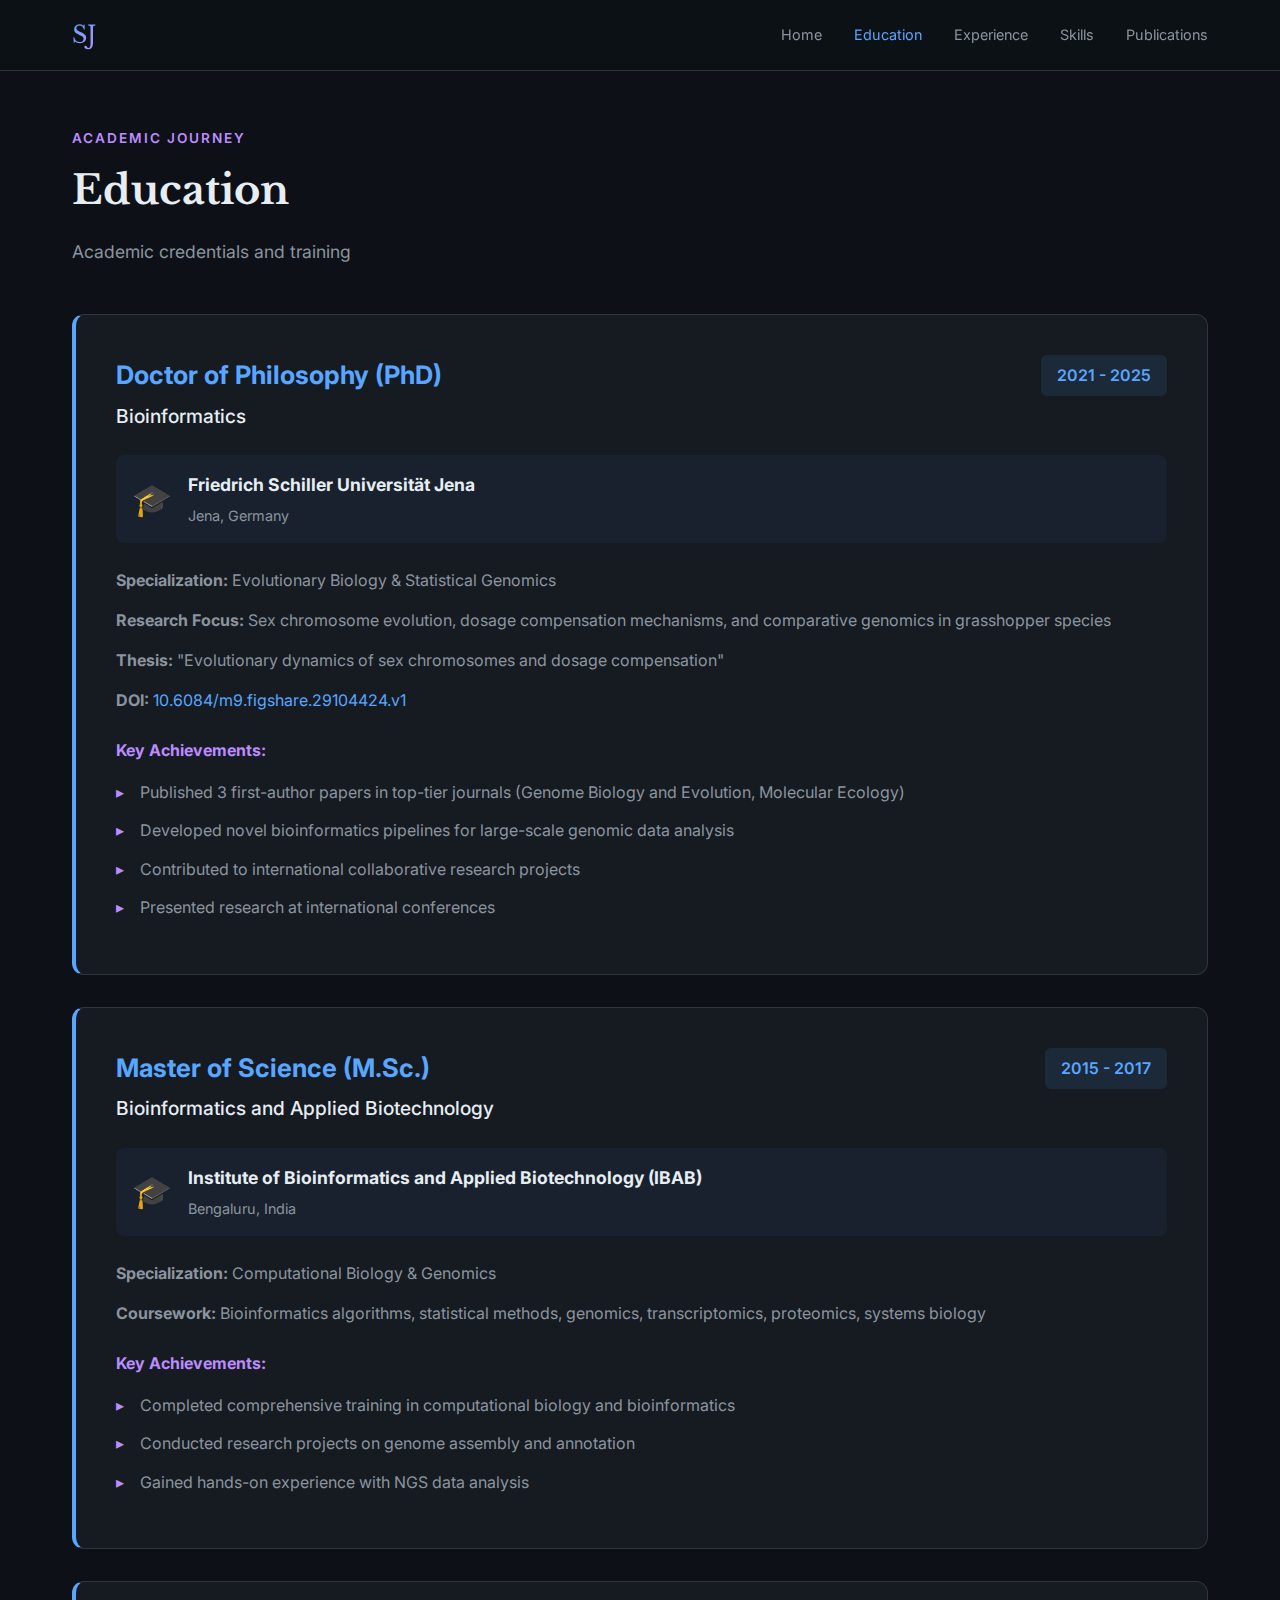
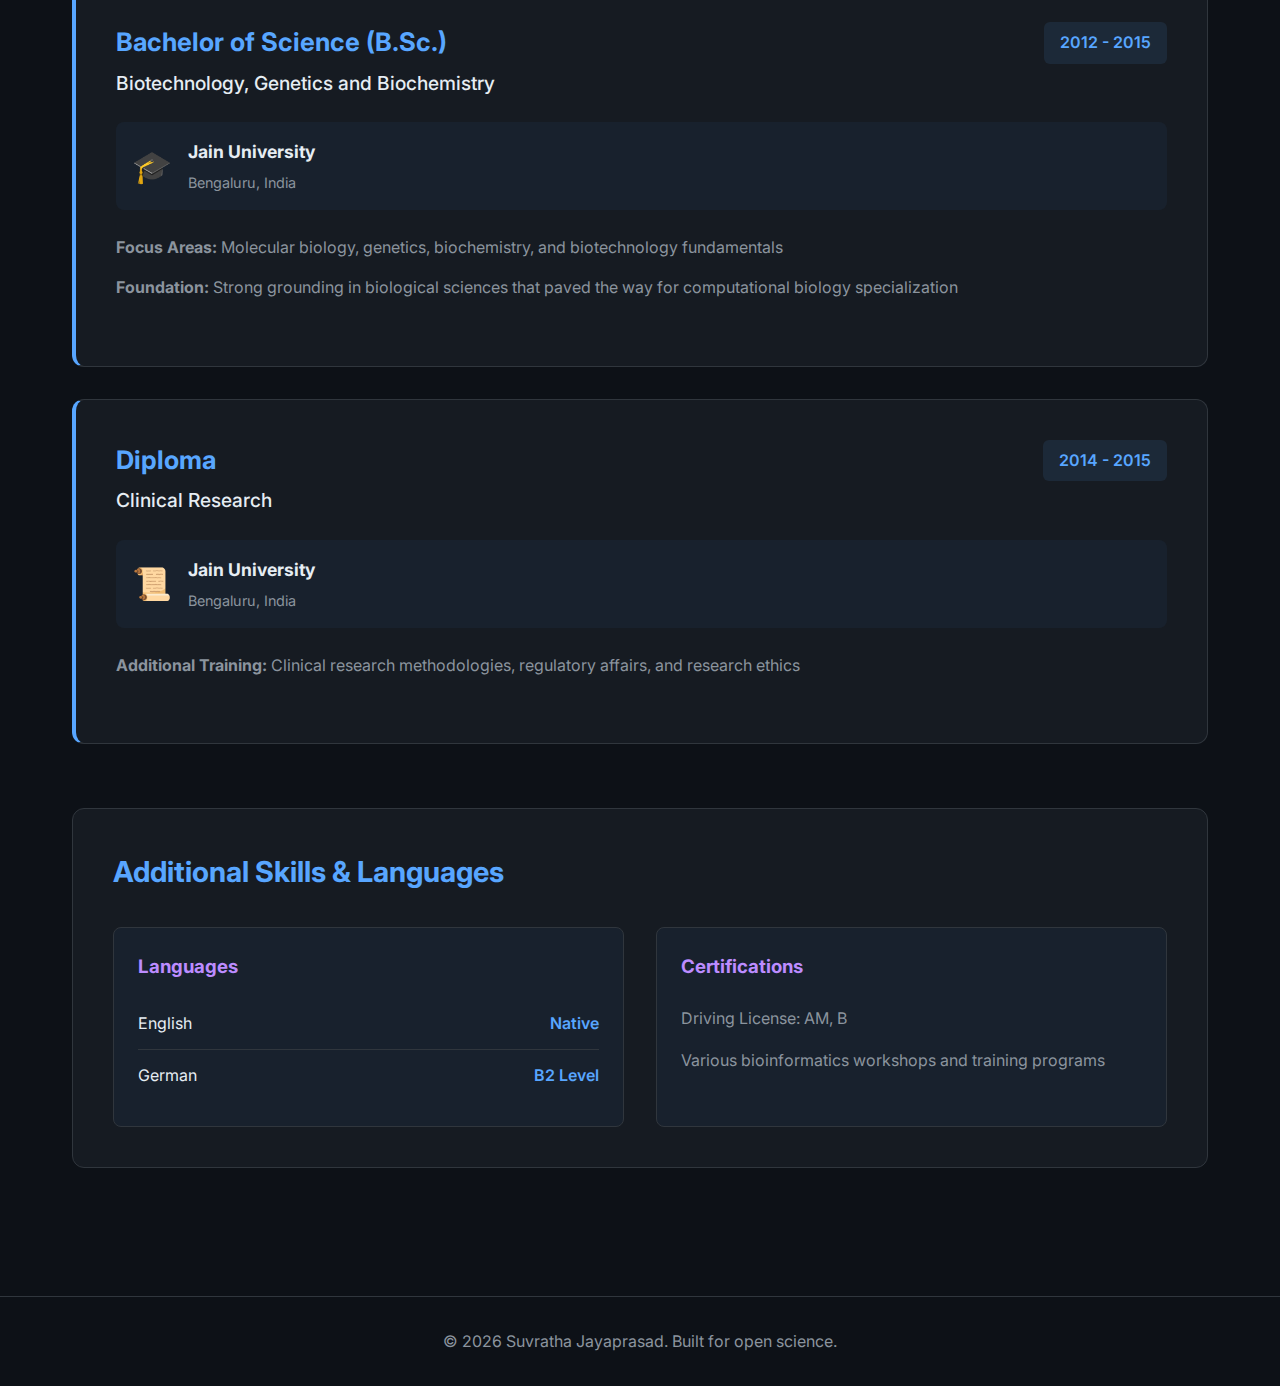
<file: education.html>
<!DOCTYPE html>
<html lang="en">
<head>
    <meta charset="UTF-8">
    <meta name="viewport" content="width=device-width, initial-scale=1.0">
    <title>Education - Suvratha Jayaprasad</title>
    <link href="https://fonts.googleapis.com/css2?family=Inter:wght@300;400;600;700&family=Libre+Baskerville:wght@700&display=swap" rel="stylesheet">
    <link rel="stylesheet" href="styles.css">
</head>
<body>
    <nav class="navbar">
        <div class="nav-container">
            <a href="index.html" class="brand">SJ</a>
            <button class="menu-btn" onclick="toggleMenu()">☰</button>
            <ul class="nav-links" id="navMenu">
                <li><a href="index.html">Home</a></li>
                <li><a href="education.html" class="active">Education</a></li>
                <li><a href="experience.html">Experience</a></li>
                <li><a href="skills.html">Skills</a></li>
                <li><a href="publications.html">Publications</a></li>
            </ul>
        </div>
    </nav>

    <section class="page-content">
        <div class="section-header">
            <div class="section-label">ACADEMIC JOURNEY</div>
            <h1 class="section-title">Education</h1>
            <p class="section-desc">Academic credentials and training</p>
        </div>

        <div class="education-timeline">
            <div class="edu-card">
                <div class="edu-header">
                    <div class="edu-degree">
                        <h2>Doctor of Philosophy (PhD)</h2>
                        <h3>Bioinformatics</h3>
                    </div>
                    <div class="edu-year">2021 - 2025</div>
                </div>
                <div class="edu-institution">
                    <span class="institution-icon">🎓</span>
                    <div>
                        <h4>Friedrich Schiller Universität Jena</h4>
                        <p>Jena, Germany</p>
                    </div>
                </div>
                <div class="edu-details">
                    <p><strong>Specialization:</strong> Evolutionary Biology & Statistical Genomics</p>
                    <p><strong>Research Focus:</strong> Sex chromosome evolution, dosage compensation mechanisms, and comparative genomics in grasshopper species</p>
                    <p><strong>Thesis:</strong> "Evolutionary dynamics of sex chromosomes and dosage compensation"</p>
                    <p><strong>DOI:</strong> <a href="https://doi.org/10.6084/m9.figshare.29104424.v1" target="_blank">10.6084/m9.figshare.29104424.v1</a></p>
                </div>
                <div class="edu-achievements">
                    <h4>Key Achievements:</h4>
                    <ul>
                        <li>Published 3 first-author papers in top-tier journals (Genome Biology and Evolution, Molecular Ecology)</li>
                        <li>Developed novel bioinformatics pipelines for large-scale genomic data analysis</li>
                        <li>Contributed to international collaborative research projects</li>
                        <li>Presented research at international conferences</li>
                    </ul>
                </div>
            </div>

            <div class="edu-card">
                <div class="edu-header">
                    <div class="edu-degree">
                        <h2>Master of Science (M.Sc.)</h2>
                        <h3>Bioinformatics and Applied Biotechnology</h3>
                    </div>
                    <div class="edu-year">2015 - 2017</div>
                </div>
                <div class="edu-institution">
                    <span class="institution-icon">🎓</span>
                    <div>
                        <h4>Institute of Bioinformatics and Applied Biotechnology (IBAB)</h4>
                        <p>Bengaluru, India</p>
                    </div>
                </div>
                <div class="edu-details">
                    <p><strong>Specialization:</strong> Computational Biology & Genomics</p>
                    <p><strong>Coursework:</strong> Bioinformatics algorithms, statistical methods, genomics, transcriptomics, proteomics, systems biology</p>
                </div>
                <div class="edu-achievements">
                    <h4>Key Achievements:</h4>
                    <ul>
                        <li>Completed comprehensive training in computational biology and bioinformatics</li>
                        <li>Conducted research projects on genome assembly and annotation</li>
                        <li>Gained hands-on experience with NGS data analysis</li>
                    </ul>
                </div>
            </div>

            <div class="edu-card">
                <div class="edu-header">
                    <div class="edu-degree">
                        <h2>Bachelor of Science (B.Sc.)</h2>
                        <h3>Biotechnology, Genetics and Biochemistry</h3>
                    </div>
                    <div class="edu-year">2012 - 2015</div>
                </div>
                <div class="edu-institution">
                    <span class="institution-icon">🎓</span>
                    <div>
                        <h4>Jain University</h4>
                        <p>Bengaluru, India</p>
                    </div>
                </div>
                <div class="edu-details">
                    <p><strong>Focus Areas:</strong> Molecular biology, genetics, biochemistry, and biotechnology fundamentals</p>
                    <p><strong>Foundation:</strong> Strong grounding in biological sciences that paved the way for computational biology specialization</p>
                </div>
            </div>

            <div class="edu-card">
                <div class="edu-header">
                    <div class="edu-degree">
                        <h2>Diploma</h2>
                        <h3>Clinical Research</h3>
                    </div>
                    <div class="edu-year">2014 - 2015</div>
                </div>
                <div class="edu-institution">
                    <span class="institution-icon">📜</span>
                    <div>
                        <h4>Jain University</h4>
                        <p>Bengaluru, India</p>
                    </div>
                </div>
                <div class="edu-details">
                    <p><strong>Additional Training:</strong> Clinical research methodologies, regulatory affairs, and research ethics</p>
                </div>
            </div>
        </div>

        <div class="additional-training">
            <h2>Additional Skills & Languages</h2>
            <div class="training-grid">
                <div class="training-card">
                    <h3>Languages</h3>
                    <div class="language-item">
                        <span>English</span>
                        <span class="proficiency">Native</span>
                    </div>
                    <div class="language-item">
                        <span>German</span>
                        <span class="proficiency">B2 Level</span>
                    </div>
                </div>
                <div class="training-card">
                    <h3>Certifications</h3>
                    <ul>
                        <li>Driving License: AM, B</li>
                        <li>Various bioinformatics workshops and training programs</li>
                    </ul>
                </div>
            </div>
        </div>
    </section>

    <footer>
        <p>&copy; 2026 Suvratha Jayaprasad. Built for open science.</p>
    </footer>

    <script src="script.js"></script>
</body>
</html>
</file>
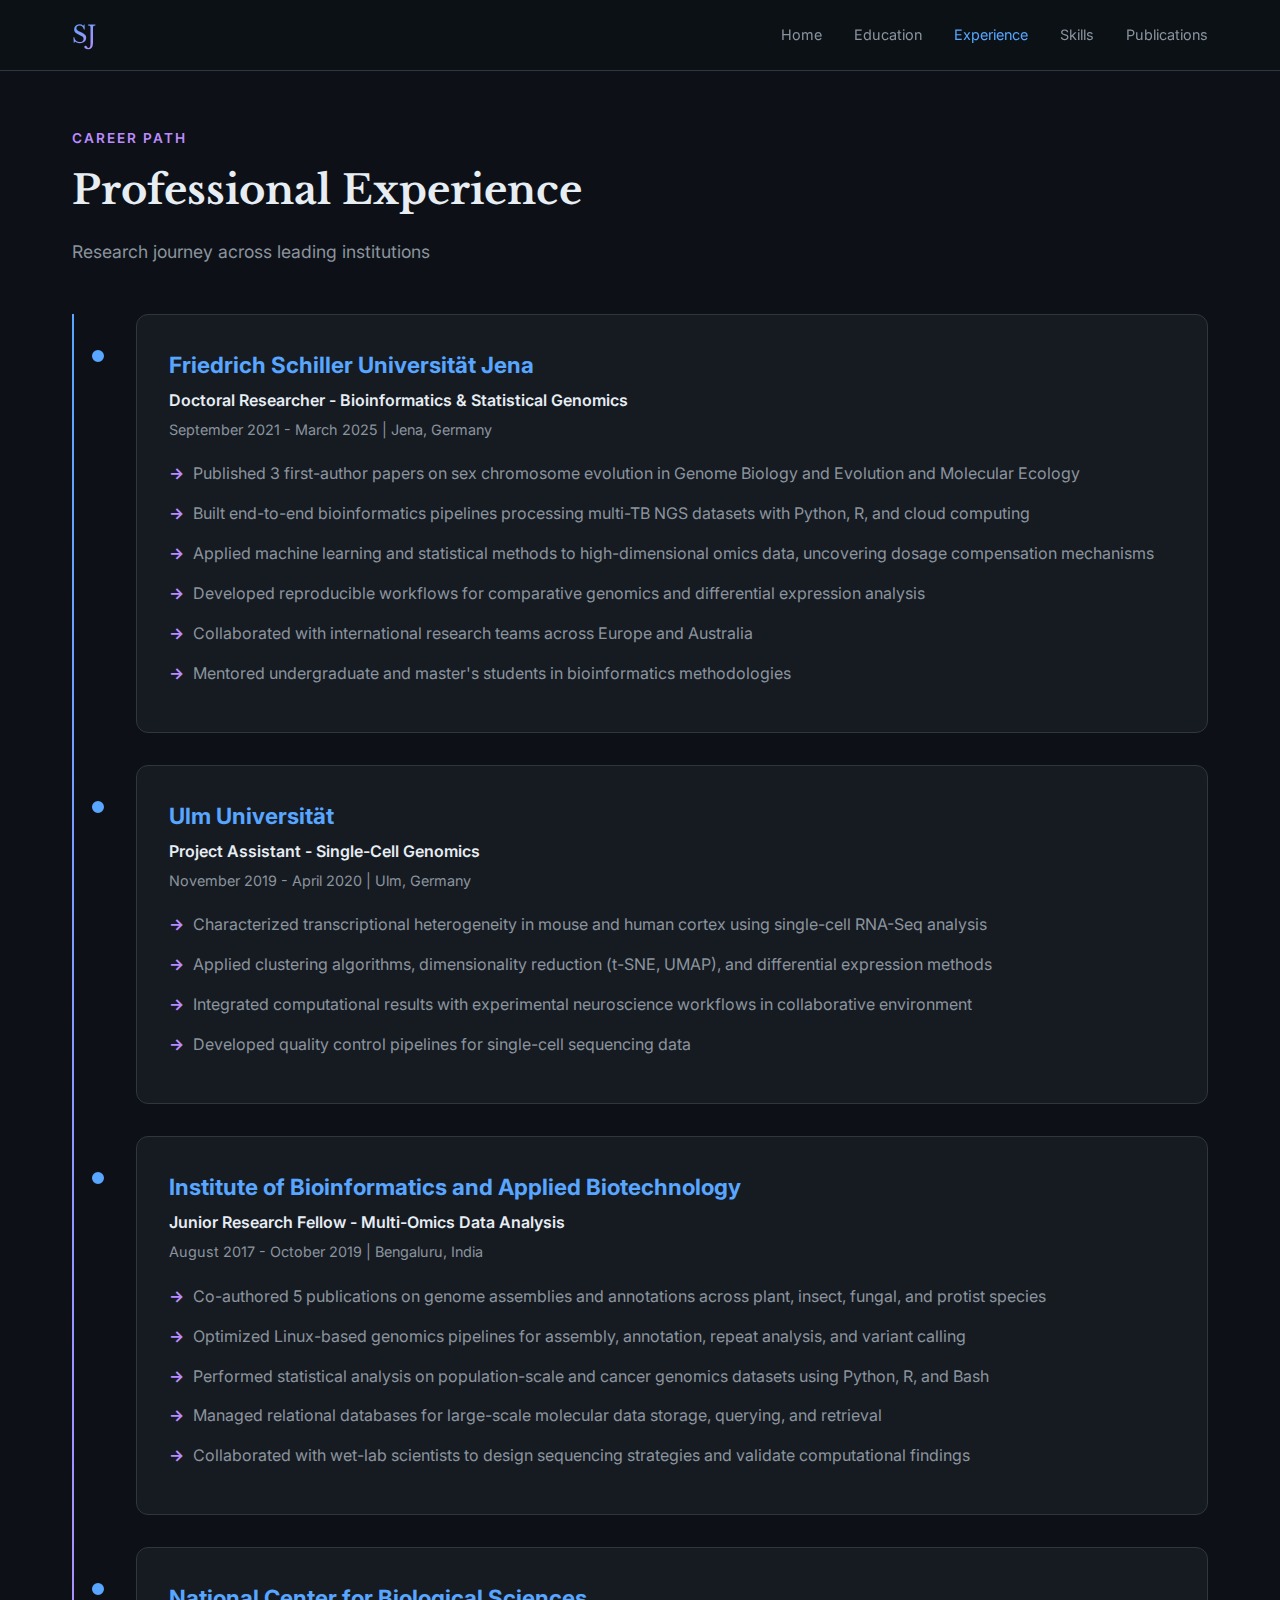
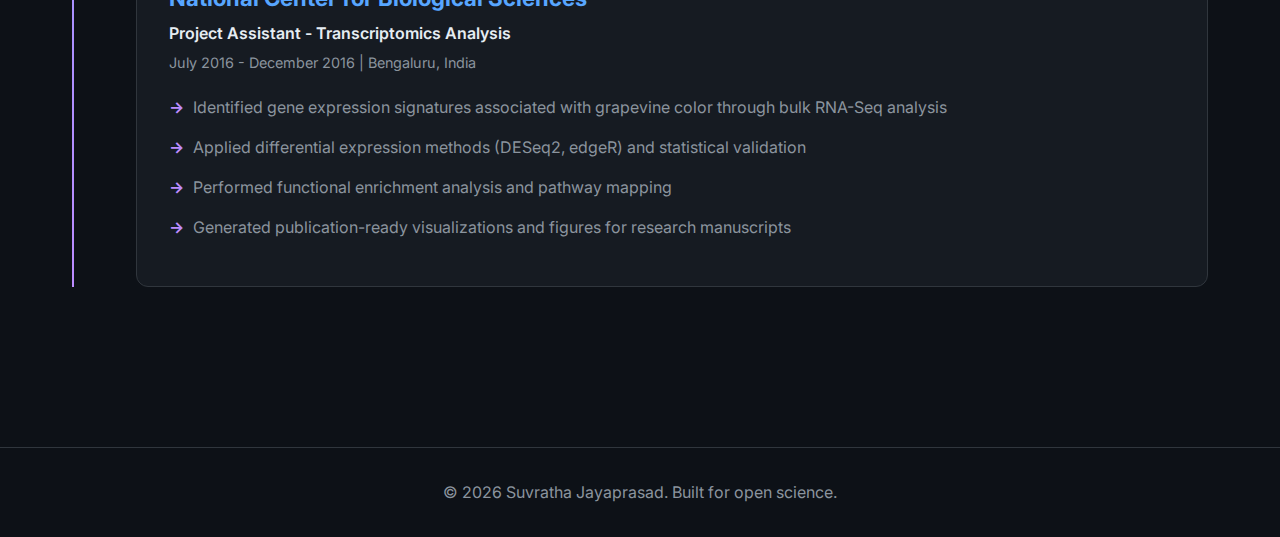
<file: experience.html>
<!DOCTYPE html>
<html lang="en">
<head>
    <meta charset="UTF-8">
    <meta name="viewport" content="width=device-width, initial-scale=1.0">
    <title>Experience - Suvratha Jayaprasad</title>
    <link href="https://fonts.googleapis.com/css2?family=Inter:wght@300;400;600;700&family=Libre+Baskerville:wght@700&display=swap" rel="stylesheet">
    <link rel="stylesheet" href="styles.css">
</head>
<body>
    <nav class="navbar">
        <div class="nav-container">
            <a href="index.html" class="brand">SJ</a>
            <button class="menu-btn" onclick="toggleMenu()">☰</button>
            <ul class="nav-links" id="navMenu">
                <li><a href="index.html">Home</a></li>
                <li><a href="education.html">Education</a></li>
                <li><a href="experience.html" class="active">Experience</a></li>
                <li><a href="skills.html">Skills</a></li>
                <li><a href="publications.html">Publications</a></li>
            </ul>
        </div>
    </nav>

    <section class="page-content">
        <div class="section-header">
            <div class="section-label">CAREER PATH</div>
            <h1 class="section-title">Professional Experience</h1>
            <p class="section-desc">Research journey across leading institutions</p>
        </div>

        <div class="timeline">
            <div class="timeline-entry">
                <div class="timeline-header">
                    <h3>Friedrich Schiller Universität Jena</h3>
                    <div class="timeline-role">Doctoral Researcher - Bioinformatics & Statistical Genomics</div>
                    <div class="timeline-date">September 2021 - March 2025 | Jena, Germany</div>
                </div>
                <div class="timeline-content">
                    <ul>
                        <li>Published 3 first-author papers on sex chromosome evolution in Genome Biology and Evolution and Molecular Ecology</li>
                        <li>Built end-to-end bioinformatics pipelines processing multi-TB NGS datasets with Python, R, and cloud computing</li>
                        <li>Applied machine learning and statistical methods to high-dimensional omics data, uncovering dosage compensation mechanisms</li>
                        <li>Developed reproducible workflows for comparative genomics and differential expression analysis</li>
                        <li>Collaborated with international research teams across Europe and Australia</li>
                        <li>Mentored undergraduate and master's students in bioinformatics methodologies</li>
                    </ul>
                </div>
            </div>

            <div class="timeline-entry">
                <div class="timeline-header">
                    <h3>Ulm Universität</h3>
                    <div class="timeline-role">Project Assistant - Single-Cell Genomics</div>
                    <div class="timeline-date">November 2019 - April 2020 | Ulm, Germany</div>
                </div>
                <div class="timeline-content">
                    <ul>
                        <li>Characterized transcriptional heterogeneity in mouse and human cortex using single-cell RNA-Seq analysis</li>
                        <li>Applied clustering algorithms, dimensionality reduction (t-SNE, UMAP), and differential expression methods</li>
                        <li>Integrated computational results with experimental neuroscience workflows in collaborative environment</li>
                        <li>Developed quality control pipelines for single-cell sequencing data</li>
                    </ul>
                </div>
            </div>

            <div class="timeline-entry">
                <div class="timeline-header">
                    <h3>Institute of Bioinformatics and Applied Biotechnology</h3>
                    <div class="timeline-role">Junior Research Fellow - Multi-Omics Data Analysis</div>
                    <div class="timeline-date">August 2017 - October 2019 | Bengaluru, India</div>
                </div>
                <div class="timeline-content">
                    <ul>
                        <li>Co-authored 5 publications on genome assemblies and annotations across plant, insect, fungal, and protist species</li>
                        <li>Optimized Linux-based genomics pipelines for assembly, annotation, repeat analysis, and variant calling</li>
                        <li>Performed statistical analysis on population-scale and cancer genomics datasets using Python, R, and Bash</li>
                        <li>Managed relational databases for large-scale molecular data storage, querying, and retrieval</li>
                        <li>Collaborated with wet-lab scientists to design sequencing strategies and validate computational findings</li>
                    </ul>
                </div>
            </div>

            <div class="timeline-entry">
                <div class="timeline-header">
                    <h3>National Center for Biological Sciences</h3>
                    <div class="timeline-role">Project Assistant - Transcriptomics Analysis</div>
                    <div class="timeline-date">July 2016 - December 2016 | Bengaluru, India</div>
                </div>
                <div class="timeline-content">
                    <ul>
                        <li>Identified gene expression signatures associated with grapevine color through bulk RNA-Seq analysis</li>
                        <li>Applied differential expression methods (DESeq2, edgeR) and statistical validation</li>
                        <li>Performed functional enrichment analysis and pathway mapping</li>
                        <li>Generated publication-ready visualizations and figures for research manuscripts</li>
                    </ul>
                </div>
            </div>
        </div>
    </section>

    <footer>
        <p>&copy; 2026 Suvratha Jayaprasad. Built for open science.</p>
    </footer>

    <script src="script.js"></script>
</body>
</html>
</file>
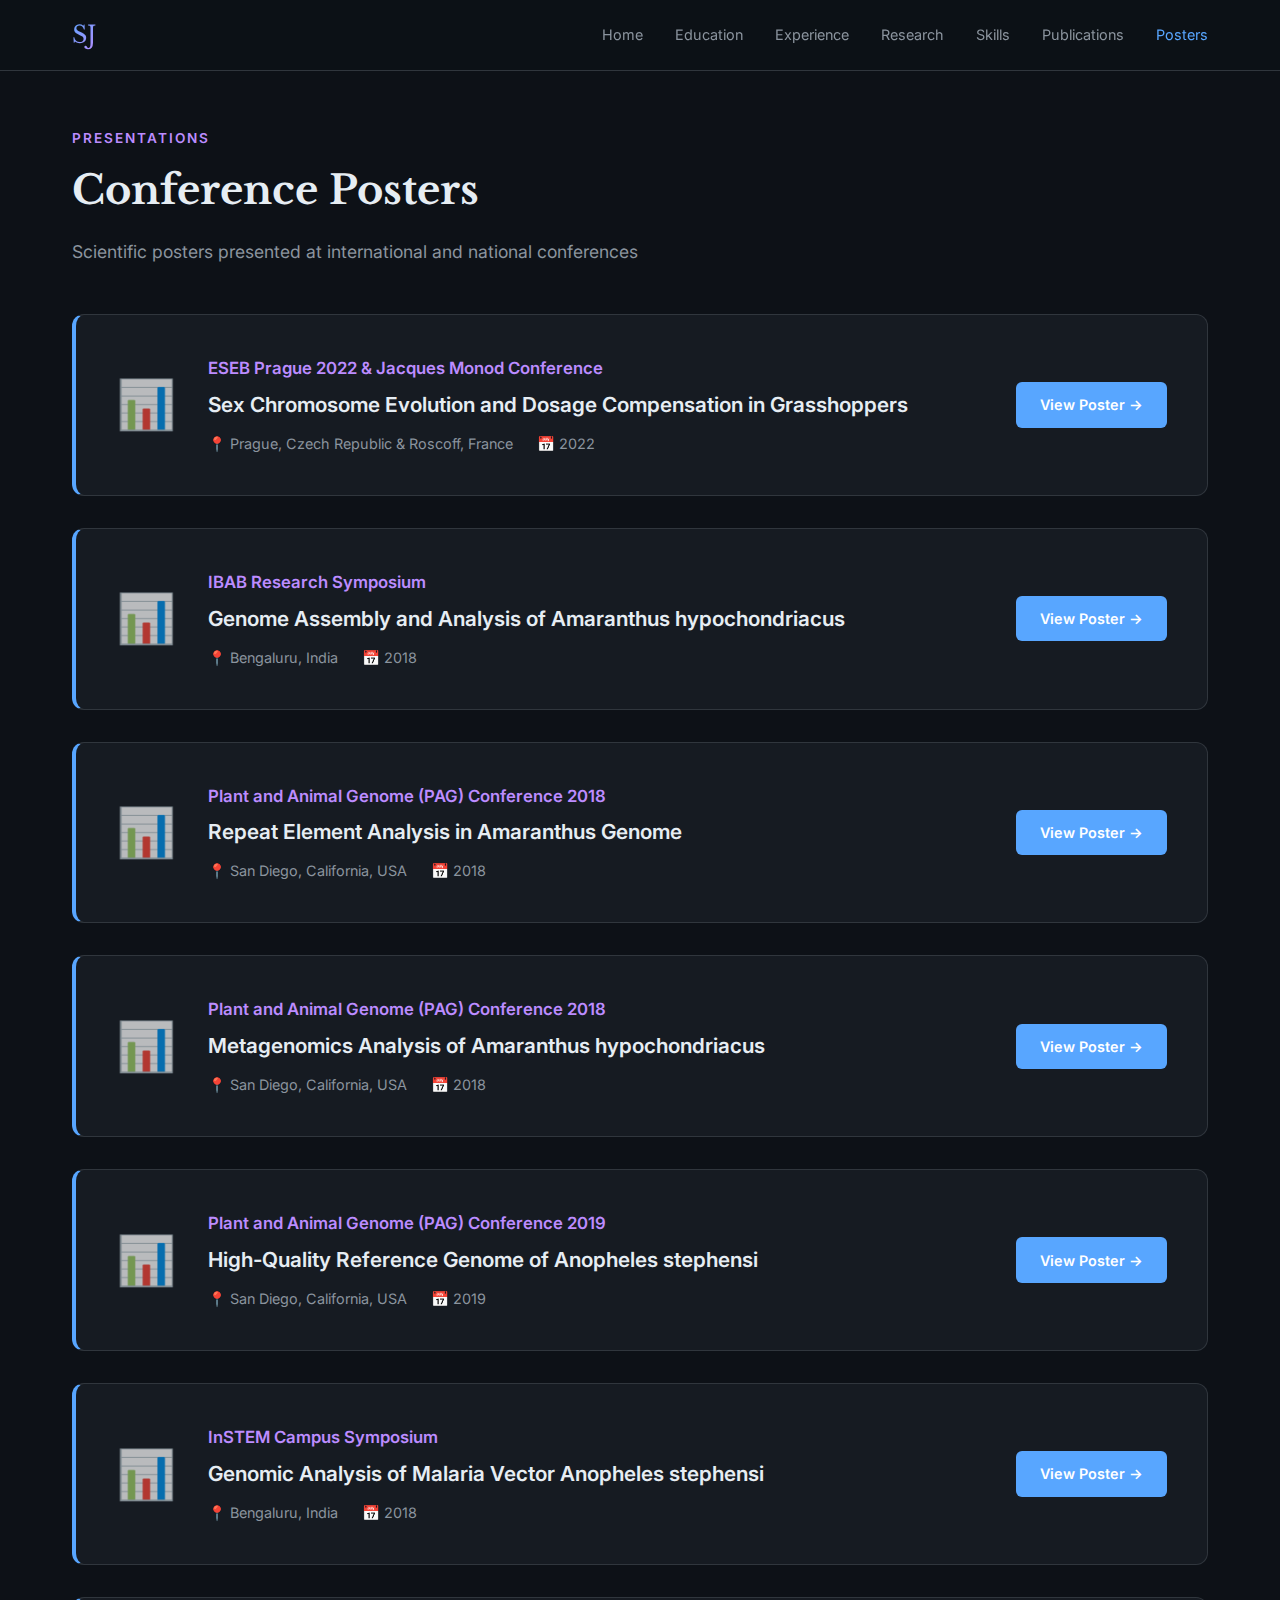
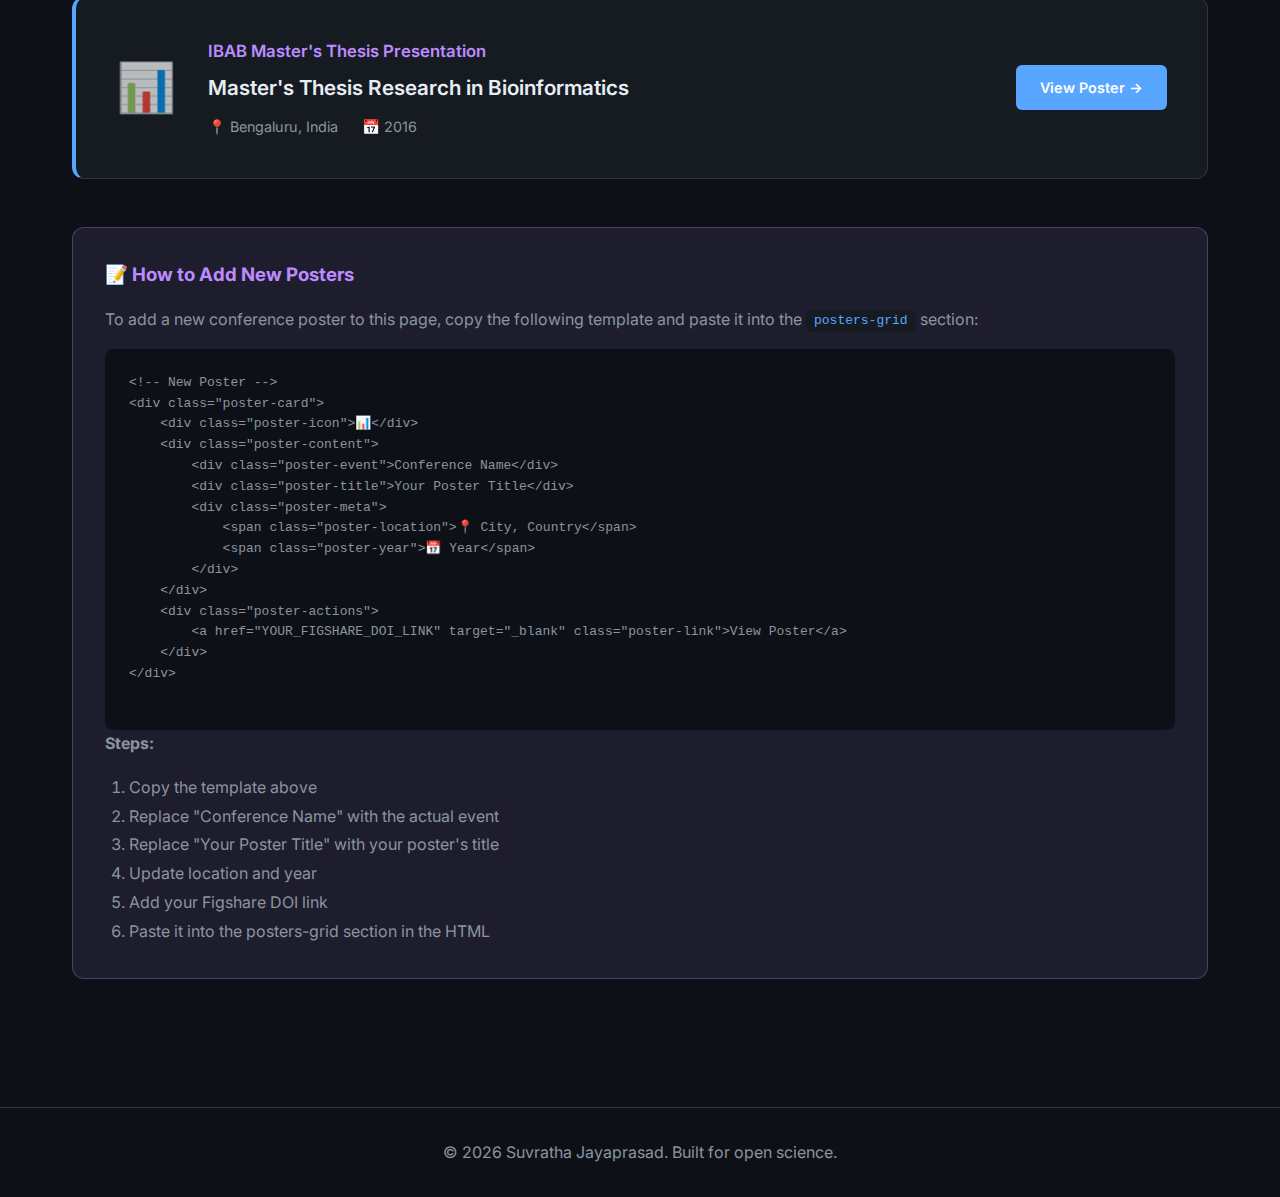
<file: posters.html>
<!DOCTYPE html>
<html lang="en">
<head>
    <meta charset="UTF-8">
    <meta name="viewport" content="width=device-width, initial-scale=1.0">
    <title>Conference Posters - Suvratha Jayaprasad</title>
    <link href="https://fonts.googleapis.com/css2?family=Inter:wght@300;400;600;700&family=Libre+Baskerville:wght@700&display=swap" rel="stylesheet">
    <link rel="stylesheet" href="styles.css">
    <style>
        /* Additional styles for posters page */
        .posters-grid {
            display: grid;
            gap: 2rem;
        }

        .poster-card {
            background: var(--bg-card);
            border: 1px solid var(--border);
            border-left: 4px solid var(--accent-blue);
            border-radius: 12px;
            padding: 2.5rem;
            transition: all 0.3s;
            display: grid;
            grid-template-columns: auto 1fr auto;
            gap: 2rem;
            align-items: center;
        }

        .poster-card:hover {
            border-left-color: var(--accent-purple);
            transform: translateX(8px);
            box-shadow: 0 8px 24px rgba(88, 166, 255, 0.15);
        }

        .poster-icon {
            font-size: 3rem;
            opacity: 0.7;
        }

        .poster-content {
            flex: 1;
        }

        .poster-title {
            font-size: 1.3rem;
            font-weight: 600;
            color: var(--text-primary);
            margin-bottom: 0.8rem;
            line-height: 1.4;
        }

        .poster-event {
            color: var(--accent-purple);
            font-weight: 600;
            margin-bottom: 0.5rem;
            font-size: 1.05rem;
        }

        .poster-meta {
            display: flex;
            gap: 1.5rem;
            margin-top: 0.8rem;
            flex-wrap: wrap;
        }

        .poster-location,
        .poster-year {
            color: var(--text-secondary);
            font-size: 0.9rem;
            display: flex;
            align-items: center;
            gap: 0.4rem;
        }

        .poster-actions {
            display: flex;
            flex-direction: column;
            gap: 0.8rem;
        }

        .poster-link {
            background: var(--accent-blue);
            color: white;
            padding: 0.7rem 1.5rem;
            border-radius: 6px;
            text-decoration: none;
            font-weight: 600;
            font-size: 0.9rem;
            transition: all 0.3s;
            text-align: center;
            white-space: nowrap;
        }

        .poster-link:hover {
            background: var(--accent-purple);
            transform: translateY(-2px);
            box-shadow: 0 4px 12px rgba(88, 166, 255, 0.3);
        }

        .poster-link::after {
            content: ' →';
        }

        .add-poster-note {
            background: rgba(188, 140, 255, 0.1);
            border: 1px solid rgba(188, 140, 255, 0.3);
            border-radius: 12px;
            padding: 2rem;
            margin-top: 3rem;
        }

        .add-poster-note h3 {
            color: var(--accent-purple);
            margin-bottom: 1rem;
        }

        .add-poster-note p {
            color: var(--text-secondary);
            line-height: 1.7;
            margin-bottom: 1rem;
        }

        .add-poster-note code {
            background: var(--bg-card);
            padding: 0.2rem 0.5rem;
            border-radius: 4px;
            color: var(--accent-blue);
            font-family: monospace;
        }

        @media (max-width: 968px) {
            .poster-card {
                grid-template-columns: 1fr;
                text-align: center;
            }

            .poster-icon {
                display: none;
            }

            .poster-actions {
                width: 100%;
            }

            .poster-link {
                width: 100%;
            }
        }
    </style>
</head>
<body>
    <nav class="navbar">
        <div class="nav-container">
            <a href="index.html" class="brand">SJ</a>
            <button class="menu-btn" onclick="toggleMenu()">☰</button>
            <ul class="nav-links" id="navMenu">
                <li><a href="index.html">Home</a></li>
                <li><a href="education.html">Education</a></li>
                <li><a href="experience.html">Experience</a></li>
                <li><a href="research.html">Research</a></li>
                <li><a href="skills.html">Skills</a></li>
                <li><a href="publications.html">Publications</a></li>
                <li><a href="posters.html" class="active">Posters</a></li>
            </ul>
        </div>
    </nav>

    <section class="page-content">
        <div class="section-header">
            <div class="section-label">PRESENTATIONS</div>
            <h1 class="section-title">Conference Posters</h1>
            <p class="section-desc">Scientific posters presented at international and national conferences</p>
        </div>

        <div class="posters-grid">
            <!-- Poster 1 -->
            <div class="poster-card">
                <div class="poster-icon">📊</div>
                <div class="poster-content">
                    <div class="poster-event">ESEB Prague 2022 & Jacques Monod Conference</div>
                    <div class="poster-title">Sex Chromosome Evolution and Dosage Compensation in Grasshoppers</div>
                    <div class="poster-meta">
                        <span class="poster-location">📍 Prague, Czech Republic & Roscoff, France</span>
                        <span class="poster-year">📅 2022</span>
                    </div>
                </div>
                <div class="poster-actions">
                    <a href="https://doi.org/10.6084/m9.figshare.31288387" target="_blank" class="poster-link">View Poster</a>
                </div>
            </div>

            <!-- Poster 2 -->
            <div class="poster-card">
                <div class="poster-icon">📊</div>
                <div class="poster-content">
                    <div class="poster-event">IBAB Research Symposium</div>
                    <div class="poster-title">Genome Assembly and Analysis of Amaranthus hypochondriacus</div>
                    <div class="poster-meta">
                        <span class="poster-location">📍 Bengaluru, India</span>
                        <span class="poster-year">📅 2018</span>
                    </div>
                </div>
                <div class="poster-actions">
                    <a href="https://doi.org/10.6084/m9.figshare.31288384" target="_blank" class="poster-link">View Poster</a>
                </div>
            </div>

            <!-- Poster 3 -->
            <div class="poster-card">
                <div class="poster-icon">📊</div>
                <div class="poster-content">
                    <div class="poster-event">Plant and Animal Genome (PAG) Conference 2018</div>
                    <div class="poster-title">Repeat Element Analysis in Amaranthus Genome</div>
                    <div class="poster-meta">
                        <span class="poster-location">📍 San Diego, California, USA</span>
                        <span class="poster-year">📅 2018</span>
                    </div>
                </div>
                <div class="poster-actions">
                    <a href="https://doi.org/10.6084/m9.figshare.31288375" target="_blank" class="poster-link">View Poster</a>
                </div>
            </div>

            <!-- Poster 4 -->
            <div class="poster-card">
                <div class="poster-icon">📊</div>
                <div class="poster-content">
                    <div class="poster-event">Plant and Animal Genome (PAG) Conference 2018</div>
                    <div class="poster-title">Metagenomics Analysis of Amaranthus hypochondriacus</div>
                    <div class="poster-meta">
                        <span class="poster-location">📍 San Diego, California, USA</span>
                        <span class="poster-year">📅 2018</span>
                    </div>
                </div>
                <div class="poster-actions">
                    <a href="https://doi.org/10.6084/m9.figshare.31288378" target="_blank" class="poster-link">View Poster</a>
                </div>
            </div>

            <!-- Poster 5 -->
            <div class="poster-card">
                <div class="poster-icon">📊</div>
                <div class="poster-content">
                    <div class="poster-event">Plant and Animal Genome (PAG) Conference 2019</div>
                    <div class="poster-title">High-Quality Reference Genome of Anopheles stephensi</div>
                    <div class="poster-meta">
                        <span class="poster-location">📍 San Diego, California, USA</span>
                        <span class="poster-year">📅 2019</span>
                    </div>
                </div>
                <div class="poster-actions">
                    <a href="https://doi.org/10.6084/m9.figshare.31288351" target="_blank" class="poster-link">View Poster</a>
                </div>
            </div>

            <!-- Poster 6 -->
            <div class="poster-card">
                <div class="poster-icon">📊</div>
                <div class="poster-content">
                    <div class="poster-event">InSTEM Campus Symposium</div>
                    <div class="poster-title">Genomic Analysis of Malaria Vector Anopheles stephensi</div>
                    <div class="poster-meta">
                        <span class="poster-location">📍 Bengaluru, India</span>
                        <span class="poster-year">📅 2018</span>
                    </div>
                </div>
                <div class="poster-actions">
                    <a href="https://doi.org/10.6084/m9.figshare.31288381" target="_blank" class="poster-link">View Poster</a>
                </div>
            </div>

            <!-- Poster 7 -->
            <div class="poster-card">
                <div class="poster-icon">📊</div>
                <div class="poster-content">
                    <div class="poster-event">IBAB Master's Thesis Presentation</div>
                    <div class="poster-title">Master's Thesis Research in Bioinformatics</div>
                    <div class="poster-meta">
                        <span class="poster-location">📍 Bengaluru, India</span>
                        <span class="poster-year">📅 2016</span>
                    </div>
                </div>
                <div class="poster-actions">
                    <a href="https://doi.org/10.6084/m9.figshare.31288390" target="_blank" class="poster-link">View Poster</a>
                </div>
            </div>
        </div>

        <!-- Instructions for adding new posters -->
        <div class="add-poster-note">
            <h3>📝 How to Add New Posters</h3>
            <p>To add a new conference poster to this page, copy the following template and paste it into the <code>posters-grid</code> section:</p>
            <pre style="background: var(--bg-dark); padding: 1.5rem; border-radius: 8px; overflow-x: auto; color: var(--text-secondary); line-height: 1.6;">
&lt;!-- New Poster --&gt;
&lt;div class="poster-card"&gt;
    &lt;div class="poster-icon"&gt;📊&lt;/div&gt;
    &lt;div class="poster-content"&gt;
        &lt;div class="poster-event"&gt;Conference Name&lt;/div&gt;
        &lt;div class="poster-title"&gt;Your Poster Title&lt;/div&gt;
        &lt;div class="poster-meta"&gt;
            &lt;span class="poster-location"&gt;📍 City, Country&lt;/span&gt;
            &lt;span class="poster-year"&gt;📅 Year&lt;/span&gt;
        &lt;/div&gt;
    &lt;/div&gt;
    &lt;div class="poster-actions"&gt;
        &lt;a href="YOUR_FIGSHARE_DOI_LINK" target="_blank" class="poster-link"&gt;View Poster&lt;/a&gt;
    &lt;/div&gt;
&lt;/div&gt;
            </pre>
            <p><strong>Steps:</strong></p>
            <ol style="color: var(--text-secondary); line-height: 1.8; margin-left: 1.5rem;">
                <li>Copy the template above</li>
                <li>Replace "Conference Name" with the actual event</li>
                <li>Replace "Your Poster Title" with your poster's title</li>
                <li>Update location and year</li>
                <li>Add your Figshare DOI link</li>
                <li>Paste it into the posters-grid section in the HTML</li>
            </ol>
        </div>
    </section>

    <footer>
        <p>&copy; 2026 Suvratha Jayaprasad. Built for open science.</p>
    </footer>

    <script src="script.js"></script>
</body>
</html>
</file>
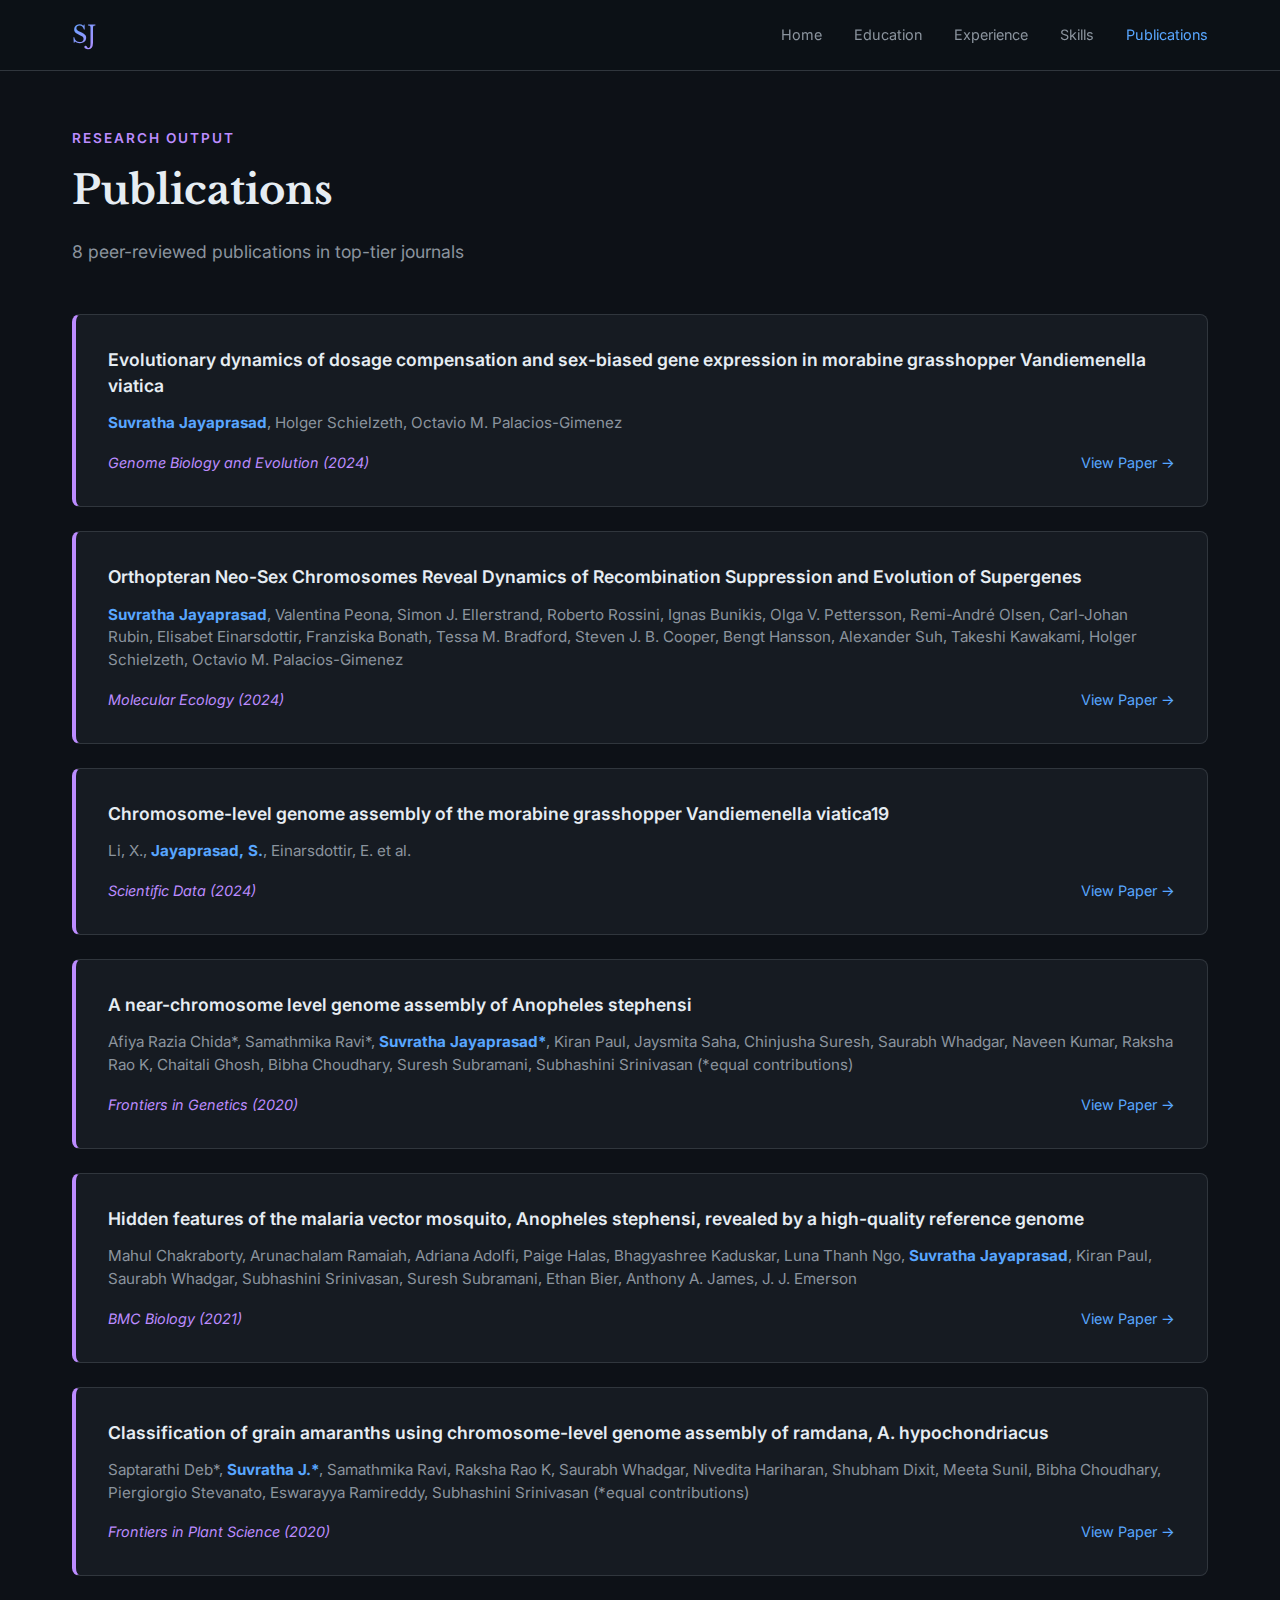
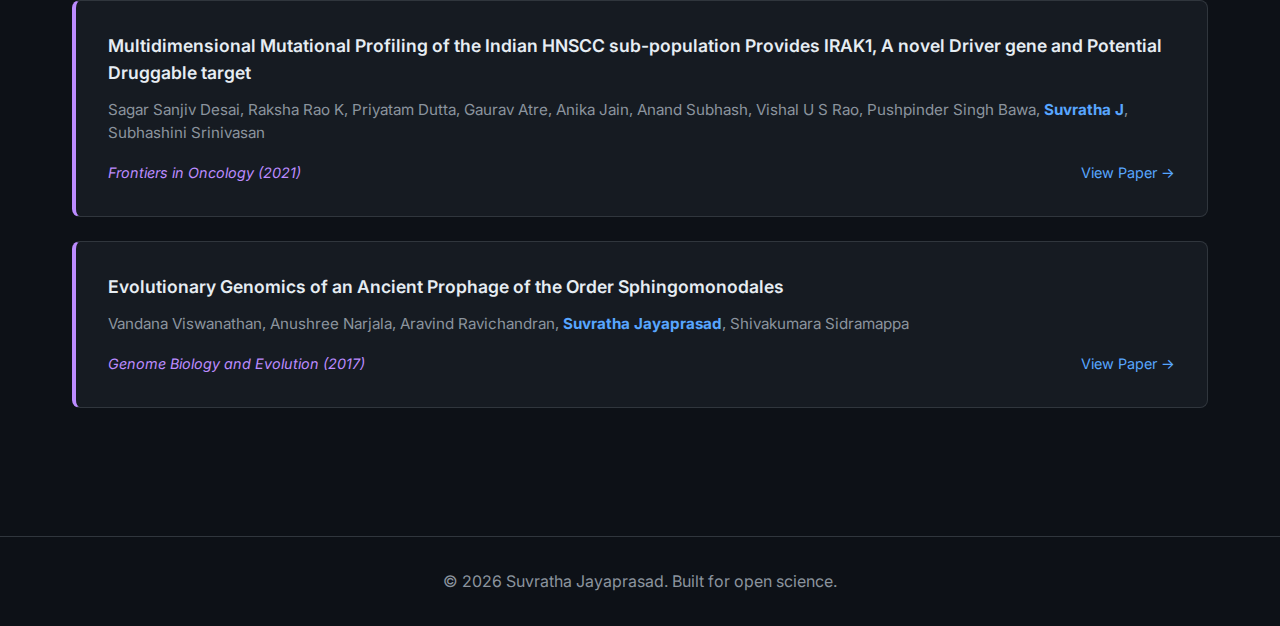
<file: publications.html>
<!DOCTYPE html>
<html lang="en">
<head>
    <meta charset="UTF-8">
    <meta name="viewport" content="width=device-width, initial-scale=1.0">
    <title>Publications - Suvratha Jayaprasad</title>
    <link href="https://fonts.googleapis.com/css2?family=Inter:wght@300;400;600;700&family=Libre+Baskerville:wght@700&display=swap" rel="stylesheet">
    <link rel="stylesheet" href="styles.css">
</head>
<body>
    <nav class="navbar">
        <div class="nav-container">
            <a href="index.html" class="brand">SJ</a>
            <button class="menu-btn" onclick="toggleMenu()">☰</button>
            <ul class="nav-links" id="navMenu">
                <li><a href="index.html">Home</a></li>
                <li><a href="education.html">Education</a></li>
                <li><a href="experience.html">Experience</a></li>
                <li><a href="skills.html">Skills</a></li>
                <li><a href="publications.html" class="active">Publications</a></li>
            </ul>
        </div>
    </nav>

    <section class="page-content">
        <div class="section-header">
            <div class="section-label">RESEARCH OUTPUT</div>
            <h1 class="section-title">Publications</h1>
            <p class="section-desc">8 peer-reviewed publications in top-tier journals</p>
        </div>

        <div class="publications-list">
            <div class="pub-item">
                <div class="pub-title">Evolutionary dynamics of dosage compensation and sex-biased gene expression in morabine grasshopper Vandiemenella viatica</div>
                <div class="pub-authors"><strong>Suvratha Jayaprasad</strong>, Holger Schielzeth, Octavio M. Palacios-Gimenez</div>
                <div class="pub-footer">
                    <div class="pub-journal">Genome Biology and Evolution (2024)</div>
                    <a href="https://doi.org/10.1093/gbe/evag026" target="_blank" class="pub-link">View Paper →</a>
                </div>
            </div>

            <div class="pub-item">
                <div class="pub-title">Orthopteran Neo-Sex Chromosomes Reveal Dynamics of Recombination Suppression and Evolution of Supergenes</div>
                <div class="pub-authors"><strong>Suvratha Jayaprasad</strong>, Valentina Peona, Simon J. Ellerstrand, Roberto Rossini, Ignas Bunikis, Olga V. Pettersson, Remi-André Olsen, Carl-Johan Rubin, Elisabet Einarsdottir, Franziska Bonath, Tessa M. Bradford, Steven J. B. Cooper, Bengt Hansson, Alexander Suh, Takeshi Kawakami, Holger Schielzeth, Octavio M. Palacios-Gimenez</div>
                <div class="pub-footer">
                    <div class="pub-journal">Molecular Ecology (2024)</div>
                    <a href="https://doi.org/10.1111/mec.17567" target="_blank" class="pub-link">View Paper →</a>
                </div>
            </div>

            <div class="pub-item">
                <div class="pub-title">Chromosome-level genome assembly of the morabine grasshopper Vandiemenella viatica19</div>
                <div class="pub-authors">Li, X., <strong>Jayaprasad, S.</strong>, Einarsdottir, E. et al.</div>
                <div class="pub-footer">
                    <div class="pub-journal">Scientific Data (2024)</div>
                    <a href="https://doi.org/10.1038/s41597-024-03858-0" target="_blank" class="pub-link">View Paper →</a>
                </div>
            </div>

            <div class="pub-item">
                <div class="pub-title">A near-chromosome level genome assembly of Anopheles stephensi</div>
                <div class="pub-authors">Afiya Razia Chida*, Samathmika Ravi*, <strong>Suvratha Jayaprasad*</strong>, Kiran Paul, Jaysmita Saha, Chinjusha Suresh, Saurabh Whadgar, Naveen Kumar, Raksha Rao K, Chaitali Ghosh, Bibha Choudhary, Suresh Subramani, Subhashini Srinivasan (*equal contributions)</div>
                <div class="pub-footer">
                    <div class="pub-journal">Frontiers in Genetics (2020)</div>
                    <a href="https://doi.org/10.3389/fgene.2020.565626" target="_blank" class="pub-link">View Paper →</a>
                </div>
            </div>

            <div class="pub-item">
                <div class="pub-title">Hidden features of the malaria vector mosquito, Anopheles stephensi, revealed by a high-quality reference genome</div>
                <div class="pub-authors">Mahul Chakraborty, Arunachalam Ramaiah, Adriana Adolfi, Paige Halas, Bhagyashree Kaduskar, Luna Thanh Ngo, <strong>Suvratha Jayaprasad</strong>, Kiran Paul, Saurabh Whadgar, Subhashini Srinivasan, Suresh Subramani, Ethan Bier, Anthony A. James, J. J. Emerson</div>
                <div class="pub-footer">
                    <div class="pub-journal">BMC Biology (2021)</div>
                    <a href="https://doi.org/10.1186/s12915-021-00963-z" target="_blank" class="pub-link">View Paper →</a>
                </div>
            </div>

            <div class="pub-item">
                <div class="pub-title">Classification of grain amaranths using chromosome-level genome assembly of ramdana, A. hypochondriacus</div>
                <div class="pub-authors">Saptarathi Deb*, <strong>Suvratha J.*</strong>, Samathmika Ravi, Raksha Rao K, Saurabh Whadgar, Nivedita Hariharan, Shubham Dixit, Meeta Sunil, Bibha Choudhary, Piergiorgio Stevanato, Eswarayya Ramireddy, Subhashini Srinivasan (*equal contributions)</div>
                <div class="pub-footer">
                    <div class="pub-journal">Frontiers in Plant Science (2020)</div>
                    <a href="https://doi.org/10.3389/fpls.2020.579529" target="_blank" class="pub-link">View Paper →</a>
                </div>
            </div>

            <div class="pub-item">
                <div class="pub-title">Multidimensional Mutational Profiling of the Indian HNSCC sub-population Provides IRAK1, A novel Driver gene and Potential Druggable target</div>
                <div class="pub-authors">Sagar Sanjiv Desai, Raksha Rao K, Priyatam Dutta, Gaurav Atre, Anika Jain, Anand Subhash, Vishal U S Rao, Pushpinder Singh Bawa, <strong>Suvratha J</strong>, Subhashini Srinivasan</div>
                <div class="pub-footer">
                    <div class="pub-journal">Frontiers in Oncology (2021)</div>
                    <a href="https://doi.org/10.3389/fonc.2021.723162" target="_blank" class="pub-link">View Paper →</a>
                </div>
            </div>

            <div class="pub-item">
                <div class="pub-title">Evolutionary Genomics of an Ancient Prophage of the Order Sphingomonodales</div>
                <div class="pub-authors">Vandana Viswanathan, Anushree Narjala, Aravind Ravichandran, <strong>Suvratha Jayaprasad</strong>, Shivakumara Sidramappa</div>
                <div class="pub-footer">
                    <div class="pub-journal">Genome Biology and Evolution (2017)</div>
                    <a href="https://doi.org/10.1093/gbe/evx113" target="_blank" class="pub-link">View Paper →</a>
                </div>
            </div>
        </div>
    </section>

    <footer>
        <p>&copy; 2026 Suvratha Jayaprasad. Built for open science.</p>
    </footer>

    <script src="script.js"></script>
</body>
</html>
</file>
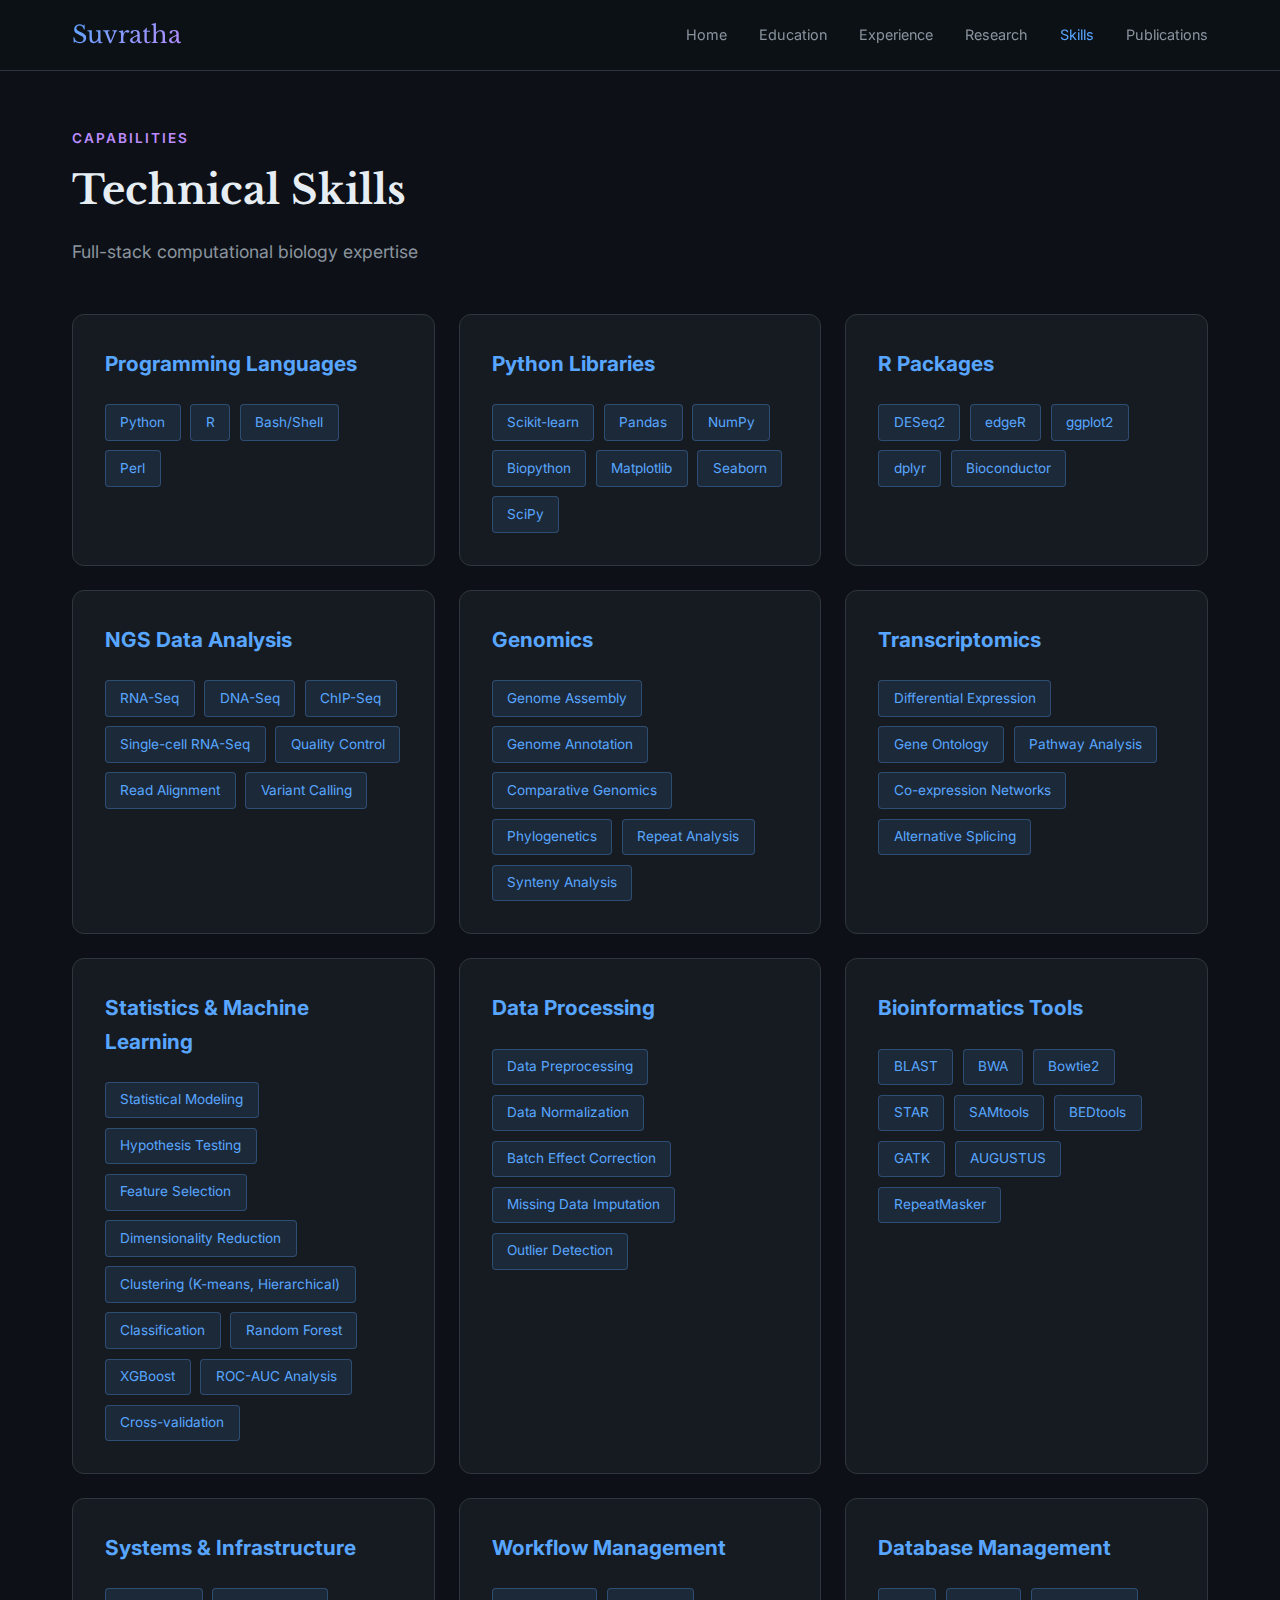
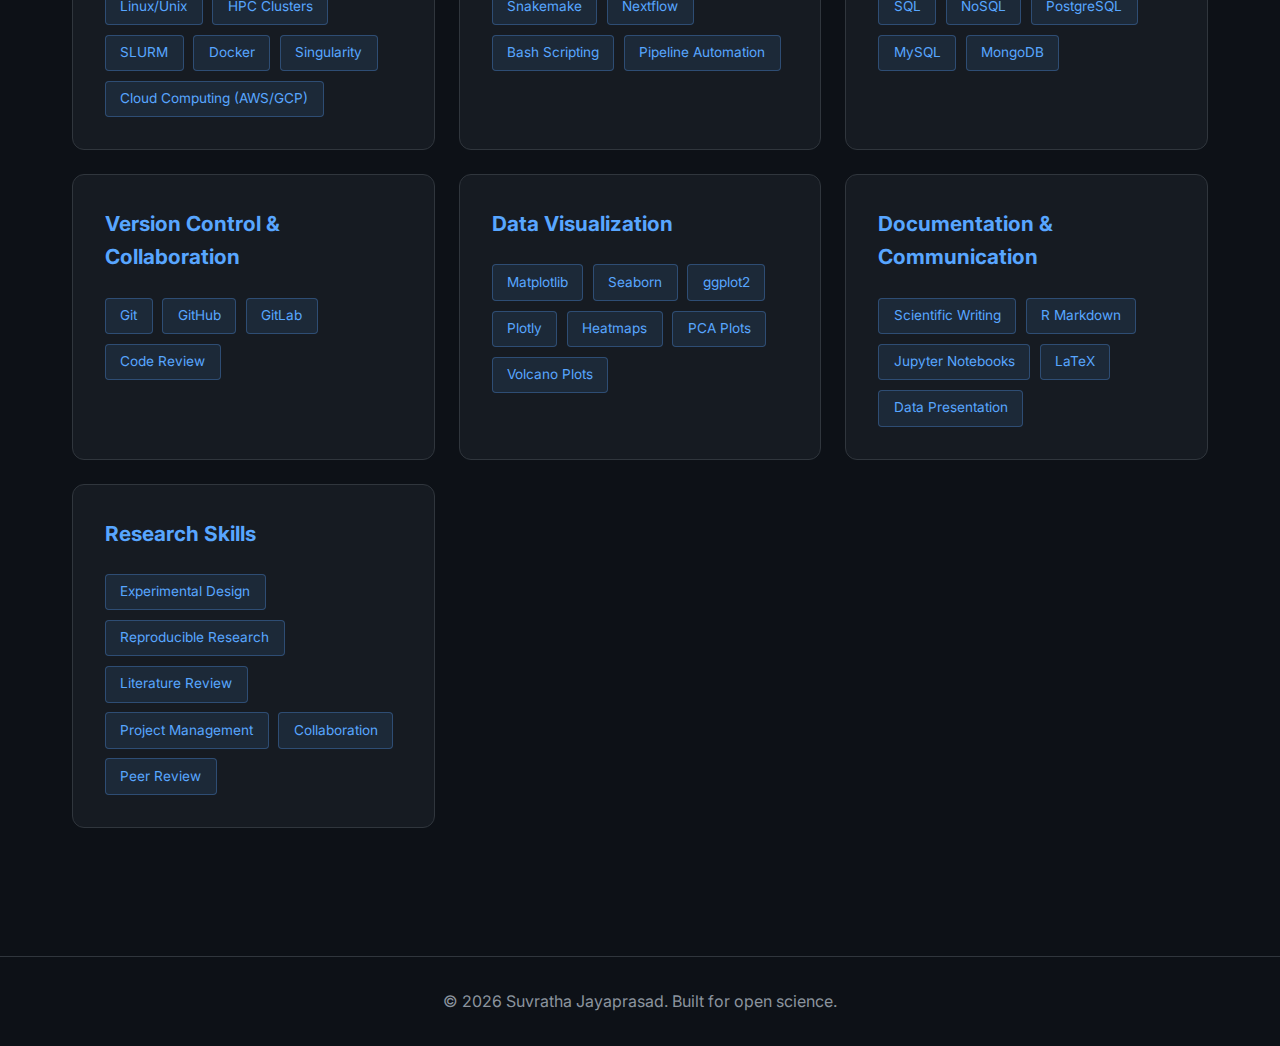
<file: skills.html>
<!DOCTYPE html>
<html lang="en">
<head>
    <meta charset="UTF-8">
    <meta name="viewport" content="width=device-width, initial-scale=1.0">
    <title>Skills - Suvratha Jayaprasad</title>
    <link href="https://fonts.googleapis.com/css2?family=Inter:wght@300;400;600;700&family=Libre+Baskerville:wght@700&display=swap" rel="stylesheet">
    <link rel="stylesheet" href="styles.css">
</head>
<body>
    <nav class="navbar">
        <div class="nav-container">
            <a href="index.html" class="brand">Suvratha</a>
            <button class="menu-btn" onclick="toggleMenu()">☰</button>
            <ul class="nav-links" id="navMenu">
                <li><a href="index.html">Home</a></li>
                <li><a href="education.html">Education</a></li>
                <li><a href="experience.html">Experience</a></li>
                <li><a href="research.html">Research</a></li>
                <li><a href="skills.html" class="active">Skills</a></li>
                <li><a href="publications.html">Publications</a></li>
            </ul>
        </div>
    </nav>

    <section class="page-content">
        <div class="section-header">
            <div class="section-label">CAPABILITIES</div>
            <h1 class="section-title">Technical Skills</h1>
            <p class="section-desc">Full-stack computational biology expertise</p>
        </div>

        <div class="skills-grid">
            <div class="skill-card">
                <h3>Programming Languages</h3>
                <div class="skill-items">
                    <span class="skill-tag">Python</span>
                    <span class="skill-tag">R</span>
                    <span class="skill-tag">Bash/Shell</span>
                    <span class="skill-tag">Perl</span>
                </div>
            </div>

            <div class="skill-card">
                <h3>Python Libraries</h3>
                <div class="skill-items">
                    <span class="skill-tag">Scikit-learn</span>
                    <span class="skill-tag">Pandas</span>
                    <span class="skill-tag">NumPy</span>
                    <span class="skill-tag">Biopython</span>
                    <span class="skill-tag">Matplotlib</span>
                    <span class="skill-tag">Seaborn</span>
                    <span class="skill-tag">SciPy</span>
                </div>
            </div>

            <div class="skill-card">
                <h3>R Packages</h3>
                <div class="skill-items">
                    <span class="skill-tag">DESeq2</span>
                    <span class="skill-tag">edgeR</span>
                    <span class="skill-tag">ggplot2</span>
                    <span class="skill-tag">dplyr</span>
                    <span class="skill-tag">Bioconductor</span>
                </div>
            </div>

            <div class="skill-card">
                <h3>NGS Data Analysis</h3>
                <div class="skill-items">
                    <span class="skill-tag">RNA-Seq</span>
                    <span class="skill-tag">DNA-Seq</span>
                    <span class="skill-tag">ChIP-Seq</span>
                    <span class="skill-tag">Single-cell RNA-Seq</span>
                    <span class="skill-tag">Quality Control</span>
                    <span class="skill-tag">Read Alignment</span>
                    <span class="skill-tag">Variant Calling</span>
                </div>
            </div>

            <div class="skill-card">
                <h3>Genomics</h3>
                <div class="skill-items">
                    <span class="skill-tag">Genome Assembly</span>
                    <span class="skill-tag">Genome Annotation</span>
                    <span class="skill-tag">Comparative Genomics</span>
                    <span class="skill-tag">Phylogenetics</span>
                    <span class="skill-tag">Repeat Analysis</span>
                    <span class="skill-tag">Synteny Analysis</span>
                </div>
            </div>

            <div class="skill-card">
                <h3>Transcriptomics</h3>
                <div class="skill-items">
                    <span class="skill-tag">Differential Expression</span>
                    <span class="skill-tag">Gene Ontology</span>
                    <span class="skill-tag">Pathway Analysis</span>
                    <span class="skill-tag">Co-expression Networks</span>
                    <span class="skill-tag">Alternative Splicing</span>
                </div>
            </div>

            <div class="skill-card">
                <h3>Statistics & Machine Learning</h3>
                <div class="skill-items">
                    <span class="skill-tag">Statistical Modeling</span>
                    <span class="skill-tag">Hypothesis Testing</span>
                    <span class="skill-tag">Feature Selection</span>
                    <span class="skill-tag">Dimensionality Reduction</span>
                    <span class="skill-tag">Clustering (K-means, Hierarchical)</span>
                    <span class="skill-tag">Classification</span>
                    <span class="skill-tag">Random Forest</span>
                    <span class="skill-tag">XGBoost</span>
                    <span class="skill-tag">ROC-AUC Analysis</span>
                    <span class="skill-tag">Cross-validation</span>
                </div>
            </div>

            <div class="skill-card">
                <h3>Data Processing</h3>
                <div class="skill-items">
                    <span class="skill-tag">Data Preprocessing</span>
                    <span class="skill-tag">Data Normalization</span>
                    <span class="skill-tag">Batch Effect Correction</span>
                    <span class="skill-tag">Missing Data Imputation</span>
                    <span class="skill-tag">Outlier Detection</span>
                </div>
            </div>

            <div class="skill-card">
                <h3>Bioinformatics Tools</h3>
                <div class="skill-items">
                    <span class="skill-tag">BLAST</span>
                    <span class="skill-tag">BWA</span>
                    <span class="skill-tag">Bowtie2</span>
                    <span class="skill-tag">STAR</span>
                    <span class="skill-tag">SAMtools</span>
                    <span class="skill-tag">BEDtools</span>
                    <span class="skill-tag">GATK</span>
                    <span class="skill-tag">AUGUSTUS</span>
                    <span class="skill-tag">RepeatMasker</span>
                </div>
            </div>

            <div class="skill-card">
                <h3>Systems & Infrastructure</h3>
                <div class="skill-items">
                    <span class="skill-tag">Linux/Unix</span>
                    <span class="skill-tag">HPC Clusters</span>
                    <span class="skill-tag">SLURM</span>
                    <span class="skill-tag">Docker</span>
                    <span class="skill-tag">Singularity</span>
                    <span class="skill-tag">Cloud Computing (AWS/GCP)</span>
                </div>
            </div>

            <div class="skill-card">
                <h3>Workflow Management</h3>
                <div class="skill-items">
                    <span class="skill-tag">Snakemake</span>
                    <span class="skill-tag">Nextflow</span>
                    <span class="skill-tag">Bash Scripting</span>
                    <span class="skill-tag">Pipeline Automation</span>
                </div>
            </div>

            <div class="skill-card">
                <h3>Database Management</h3>
                <div class="skill-items">
                    <span class="skill-tag">SQL</span>
                    <span class="skill-tag">NoSQL</span>
                    <span class="skill-tag">PostgreSQL</span>
                    <span class="skill-tag">MySQL</span>
                    <span class="skill-tag">MongoDB</span>
                </div>
            </div>

            <div class="skill-card">
                <h3>Version Control & Collaboration</h3>
                <div class="skill-items">
                    <span class="skill-tag">Git</span>
                    <span class="skill-tag">GitHub</span>
                    <span class="skill-tag">GitLab</span>
                    <span class="skill-tag">Code Review</span>
                </div>
            </div>

            <div class="skill-card">
                <h3>Data Visualization</h3>
                <div class="skill-items">
                    <span class="skill-tag">Matplotlib</span>
                    <span class="skill-tag">Seaborn</span>
                    <span class="skill-tag">ggplot2</span>
                    <span class="skill-tag">Plotly</span>
                    <span class="skill-tag">Heatmaps</span>
                    <span class="skill-tag">PCA Plots</span>
                    <span class="skill-tag">Volcano Plots</span>
                </div>
            </div>

            <div class="skill-card">
                <h3>Documentation & Communication</h3>
                <div class="skill-items">
                    <span class="skill-tag">Scientific Writing</span>
                    <span class="skill-tag">R Markdown</span>
                    <span class="skill-tag">Jupyter Notebooks</span>
                    <span class="skill-tag">LaTeX</span>
                    <span class="skill-tag">Data Presentation</span>
                </div>
            </div>

            <div class="skill-card">
                <h3>Research Skills</h3>
                <div class="skill-items">
                    <span class="skill-tag">Experimental Design</span>
                    <span class="skill-tag">Reproducible Research</span>
                    <span class="skill-tag">Literature Review</span>
                    <span class="skill-tag">Project Management</span>
                    <span class="skill-tag">Collaboration</span>
                    <span class="skill-tag">Peer Review</span>
                </div>
            </div>
        </div>
    </section>

    <footer>
        <p>&copy; 2026 Suvratha Jayaprasad. Built for open science.</p>
    </footer>

    <script src="script.js"></script>
</body>
</html>
</file>
<file: styles.css>
* {
    margin: 0;
    padding: 0;
    box-sizing: border-box;
}

:root {
    --bg-dark: #0d1117;
    --bg-card: #161b22;
    --accent-blue: #58a6ff;
    --accent-purple: #bc8cff;
    --text-primary: #e6edf3;
    --text-secondary: #8b949e;
    --border: #30363d;
    --gradient: linear-gradient(135deg, #58a6ff 0%, #bc8cff 100%);
}

body {
    background: var(--bg-dark);
    color: var(--text-primary);
    font-family: 'Inter', sans-serif;
    line-height: 1.6;
}

/* Navigation */
.navbar {
    position: fixed;
    top: 0;
    width: 100%;
    background: rgba(13, 17, 23, 0.8);
    backdrop-filter: blur(12px);
    border-bottom: 1px solid var(--border);
    z-index: 100;
}

.nav-container {
    max-width: 1200px;
    margin: 0 auto;
    padding: 1rem 2rem;
    display: flex;
    justify-content: space-between;
    align-items: center;
}

.brand {
    font-family: 'Libre Baskerville', serif;
    font-size: 1.5rem;
    background: var(--gradient);
    -webkit-background-clip: text;
    -webkit-text-fill-color: transparent;
    background-clip: text;
    text-decoration: none;
}

.nav-links {
    display: flex;
    gap: 2rem;
    list-style: none;
}

.nav-links a {
    color: var(--text-secondary);
    text-decoration: none;
    font-size: 0.9rem;
    transition: color 0.3s;
}

.nav-links a:hover,
.nav-links a.active {
    color: var(--accent-blue);
}

.menu-btn {
    display: none;
    background: none;
    border: none;
    color: var(--text-primary);
    font-size: 1.5rem;
    cursor: pointer;
}

/* Page Content */
.page-content {
    padding: 8rem 2rem 4rem;
    max-width: 1200px;
    margin: 0 auto;
}

.section-header {
    margin-bottom: 3rem;
}

.section-label {
    color: var(--accent-purple);
    font-size: 0.85rem;
    text-transform: uppercase;
    letter-spacing: 2px;
    font-weight: 600;
}

.section-title {
    font-family: 'Libre Baskerville', serif;
    font-size: 2.5rem;
    margin: 0.5rem 0 1rem;
}

.section-desc {
    color: var(--text-secondary);
    font-size: 1.1rem;
}

/* Education Cards */
.education-timeline {
    display: grid;
    gap: 2rem;
    margin-bottom: 4rem;
}

.edu-card {
    background: var(--bg-card);
    border: 1px solid var(--border);
    border-left: 4px solid var(--accent-blue);
    border-radius: 12px;
    padding: 2.5rem;
    transition: all 0.3s;
}

.edu-card:hover {
    border-left-color: var(--accent-purple);
    transform: translateX(8px);
}

.edu-header {
    display: flex;
    justify-content: space-between;
    align-items: start;
    margin-bottom: 1.5rem;
    flex-wrap: wrap;
    gap: 1rem;
}

.edu-degree h2 {
    font-size: 1.6rem;
    color: var(--accent-blue);
    margin-bottom: 0.3rem;
}

.edu-degree h3 {
    font-size: 1.2rem;
    color: var(--text-primary);
    font-weight: 500;
}

.edu-year {
    background: rgba(88, 166, 255, 0.1);
    padding: 0.5rem 1rem;
    border-radius: 6px;
    color: var(--accent-blue);
    font-weight: 600;
}

.edu-institution {
    display: flex;
    align-items: center;
    gap: 1rem;
    margin-bottom: 1.5rem;
    padding: 1rem;
    background: rgba(88, 166, 255, 0.05);
    border-radius: 8px;
}

.institution-icon {
    font-size: 2rem;
}

.edu-institution h4 {
    font-size: 1.1rem;
    margin-bottom: 0.3rem;
}

.edu-institution p {
    color: var(--text-secondary);
    font-size: 0.9rem;
}

.edu-details {
    margin-bottom: 1.5rem;
}

.edu-details p {
    color: var(--text-secondary);
    margin-bottom: 0.8rem;
    line-height: 1.7;
}

.edu-details a {
    color: var(--accent-blue);
    text-decoration: none;
}

.edu-details a:hover {
    text-decoration: underline;
}

.edu-achievements h4 {
    color: var(--accent-purple);
    margin-bottom: 1rem;
}

.edu-achievements ul {
    list-style: none;
    padding: 0;
}

.edu-achievements li {
    padding-left: 1.5rem;
    margin-bottom: 0.8rem;
    position: relative;
    color: var(--text-secondary);
}

.edu-achievements li::before {
    content: '▸';
    position: absolute;
    left: 0;
    color: var(--accent-purple);
}

/* Additional Training */
.additional-training {
    background: var(--bg-card);
    border: 1px solid var(--border);
    border-radius: 12px;
    padding: 2.5rem;
}

.additional-training h2 {
    font-size: 1.8rem;
    margin-bottom: 2rem;
    color: var(--accent-blue);
}

.training-grid {
    display: grid;
    grid-template-columns: repeat(auto-fit, minmax(300px, 1fr));
    gap: 2rem;
}

.training-card {
    background: rgba(88, 166, 255, 0.05);
    border: 1px solid var(--border);
    border-radius: 8px;
    padding: 1.5rem;
}

.training-card h3 {
    color: var(--accent-purple);
    margin-bottom: 1rem;
}

.language-item {
    display: flex;
    justify-content: space-between;
    padding: 0.8rem 0;
    border-bottom: 1px solid var(--border);
}

.language-item:last-child {
    border-bottom: none;
}

.proficiency {
    color: var(--accent-blue);
    font-weight: 600;
}

.training-card ul {
    list-style: none;
    padding: 0;
}

.training-card li {
    padding: 0.5rem 0;
    color: var(--text-secondary);
}

/* Timeline (for experience page) */
.timeline {
    position: relative;
    padding-left: 2rem;
}

.timeline::before {
    content: '';
    position: absolute;
    left: 0;
    top: 0;
    bottom: 0;
    width: 2px;
    background: var(--gradient);
}

.timeline-entry {
    background: var(--bg-card);
    border: 1px solid var(--border);
    border-radius: 12px;
    padding: 2rem;
    margin-bottom: 2rem;
    margin-left: 2rem;
    position: relative;
}

.timeline-entry::before {
    content: '';
    position: absolute;
    left: -3rem;
    top: 2rem;
    width: 12px;
    height: 12px;
    border-radius: 50%;
    background: var(--accent-blue);
    border: 3px solid var(--bg-dark);
}

.timeline-entry:hover {
    border-color: var(--accent-blue);
}

.timeline-header {
    margin-bottom: 1.2rem;
}

.timeline-header h3 {
    font-size: 1.4rem;
    color: var(--accent-blue);
    margin-bottom: 0.3rem;
}

.timeline-role {
    font-weight: 600;
    margin-bottom: 0.3rem;
}

.timeline-date {
    color: var(--text-secondary);
    font-size: 0.9rem;
}

.timeline-content ul {
    list-style: none;
    padding: 0;
}

.timeline-content li {
    color: var(--text-secondary);
    padding-left: 1.5rem;
    margin-bottom: 0.8rem;
    position: relative;
    line-height: 1.7;
}

.timeline-content li::before {
    content: '→';
    position: absolute;
    left: 0;
    color: var(--accent-purple);
    font-weight: 700;
}

/* Skills Grid */
.skills-grid {
    display: grid;
    grid-template-columns: repeat(auto-fit, minmax(280px, 1fr));
    gap: 1.5rem;
}

.skill-card {
    background: var(--bg-card);
    border: 1px solid var(--border);
    border-radius: 12px;
    padding: 2rem;
    transition: all 0.3s;
}

.skill-card:hover {
    border-color: var(--accent-blue);
    transform: translateY(-4px);
}

.skill-card h3 {
    font-size: 1.3rem;
    margin-bottom: 1.5rem;
    color: var(--accent-blue);
}

.skill-items {
    display: flex;
    flex-wrap: wrap;
    gap: 0.6rem;
}

.skill-tag {
    background: rgba(88, 166, 255, 0.1);
    border: 1px solid rgba(88, 166, 255, 0.3);
    color: var(--accent-blue);
    padding: 0.4rem 0.9rem;
    border-radius: 4px;
    font-size: 0.85rem;
}

/* Publications */
.publications-list {
    display: grid;
    gap: 1.5rem;
}

.pub-item {
    background: var(--bg-card);
    border: 1px solid var(--border);
    border-left: 4px solid var(--accent-purple);
    border-radius: 8px;
    padding: 2rem;
    transition: all 0.3s;
}

.pub-item:hover {
    border-left-color: var(--accent-blue);
    transform: translateX(8px);
}

.pub-title {
    font-weight: 600;
    font-size: 1.1rem;
    margin-bottom: 0.8rem;
    line-height: 1.5;
}

.pub-authors {
    color: var(--text-secondary);
    font-size: 0.95rem;
    margin-bottom: 0.8rem;
    line-height: 1.5;
}

.pub-authors strong {
    color: var(--accent-blue);
}

.pub-footer {
    display: flex;
    justify-content: space-between;
    align-items: center;
    margin-top: 1rem;
    flex-wrap: wrap;
    gap: 1rem;
}

.pub-journal {
    color: var(--accent-purple);
    font-style: italic;
    font-size: 0.9rem;
}

.pub-link {
    color: var(--accent-blue);
    text-decoration: none;
    font-size: 0.9rem;
    transition: all 0.3s;
}

.pub-link:hover {
    color: var(--accent-purple);
}

/* Footer */
footer {
    text-align: center;
    padding: 2rem;
    border-top: 1px solid var(--border);
    color: var(--text-secondary);
    margin-top: 4rem;
}

/* Responsive */
@media (max-width: 968px) {
    .nav-links {
        display: none;
    }

    .menu-btn {
        display: block;
    }

    .nav-links.active {
        display: flex;
        flex-direction: column;
        position: absolute;
        top: 100%;
        left: 0;
        right: 0;
        background: var(--bg-dark);
        border-top: 1px solid var(--border);
        padding: 1rem 2rem;
    }

    .edu-header {
        flex-direction: column;
    }
}

@media (max-width: 640px) {
    .page-content {
        padding: 7rem 1.5rem 3rem;
    }

    .section-title {
        font-size: 2rem;
    }

    .timeline {
        padding-left: 1rem;
    }

    .timeline-entry {
        margin-left: 1rem;
    }

    .timeline-entry::before {
        left: -2rem;
    }
}
</file>
